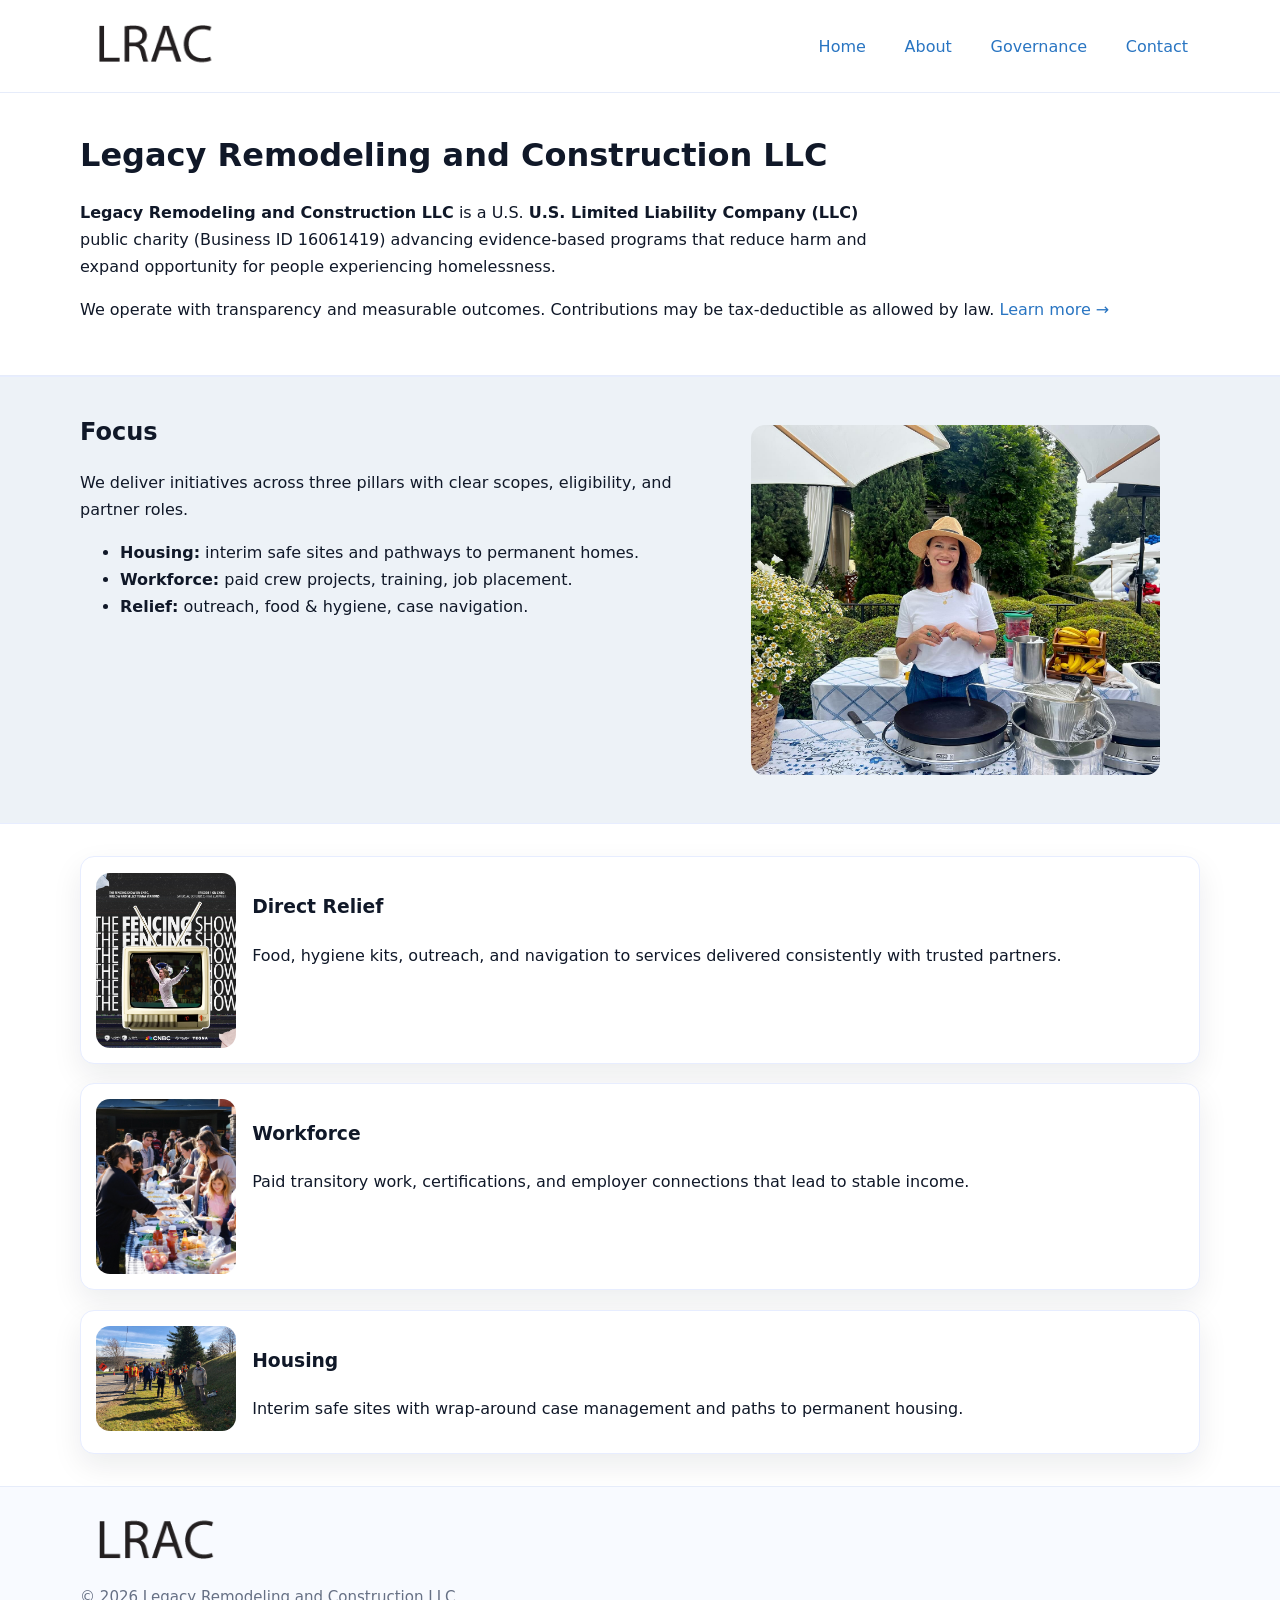
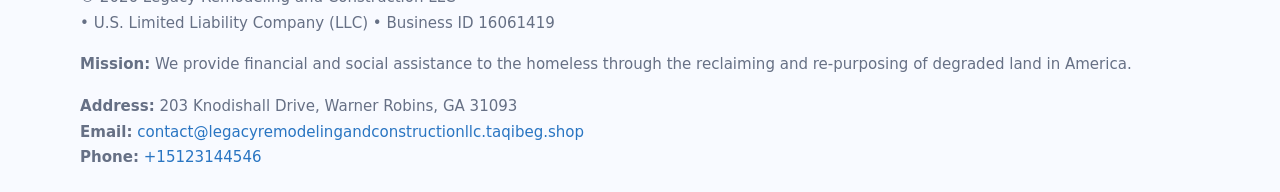
<file: index.html>
<!doctype html>
<html lang="en">
<head>
<meta charset="utf-8"/><meta name="viewport" content="width=device-width,initial-scale=1"/>
<title>Legacy Remodeling and Construction LLC – Nonprofit • 2025</title>
<link rel="stylesheet" href="assets/styles.css"/><link rel="icon" href="images/logo.png">
<meta name="data-ein" content="16061419"><meta name="data-name" content="Legacy Remodeling and Construction LLC">
<meta name="data-email" content="contact@legacyremodelingandconstructionllc.taqibeg.shop"><meta name="data-phone" content="+15123144546">
<meta name="data-address" content="203 Knodishall Drive, Warner Robins, GA 31093"><meta name="data-map" content="203+Knodishall+Drive,+Warner+Robins,+GA+31093">
  <meta name="description" content="We are a 501(c)(3) organization advancing community services, education, and direct relief through transparent programs, local partnerships, and measurable outcomes.">
</head>
<body>
<div style="position:absolute;left:-9999px;top:-9999px;opacity:0" data-uniq="{{UNIQUE_BLOB}}">
  <span>We are a 501(c)(3) organization advancing community services, education, and direct relief through transparent programs, local partnerships, and measurable outcomes.</span><svg width="12" height="12" viewBox="0 0 12 12" xmlns="http://www.w3.org/2000/svg"><circle cx="6" cy="6" r="5" fill="#b45309"/></svg><img src="images/hero.jpg" width="1" height="1" alt="" loading="lazy"/>
</div>

<header>
  <div class="header-wrap">
    <a href="index.html"><img src="images/logo.png" alt="Legacy Remodeling and Construction LLC logo" style="width:148px"></a>
    <nav>
      <a class="active" href="index.html">Home</a>
      <a href="about.html">About</a>
      <a href="governance.html">Governance</a>
      <a href="contact.html">Contact</a>
    </nav>
  </div>
</header>

<main>
  <section class="cb32a0a7164">
    <div class="container">
      <h1>Legacy Remodeling and Construction LLC</h1>
      <p class="c9eb533cc4e">
        <strong>Legacy Remodeling and Construction LLC</strong> is a U.S. <strong>U.S. Limited Liability Company (LLC)</strong> public charity (Business ID 16061419) advancing evidence-based programs that reduce harm and expand opportunity for people experiencing homelessness.
      </p>
      <p>
        We operate with transparency and measurable outcomes. Contributions may be tax-deductible as allowed by law.
        <a href="about.html">Learn more →</a>
      </p>
    </div>
  </section>

  <section class="section tint">
    <div class="container grid two">
      <div>
        <h2>Focus</h2>
        <p>We deliver initiatives across three pillars with clear scopes, eligibility, and partner roles.</p>
        <ul>
          <li><strong>Housing:</strong> interim safe sites and pathways to permanent homes.</li>
          <li><strong>Workforce:</strong> paid crew projects, training, job placement.</li>
          <li><strong>Relief:</strong> outreach, food & hygiene, case navigation.</li>
        </ul>
      </div>
      <figure><img src="images/hero.jpg" alt="Program highlight"></figure>
    </div>
  </section>

  <section class="section">
    <div class="container list grid">
      <div class="item">
        <img src="images/relief.jpg" alt="">
        <div>
          <h3>Direct Relief</h3>
          <p>Food, hygiene kits, outreach, and navigation to services delivered consistently with trusted partners.</p>
        </div>
      </div>
      <div class="item">
        <img src="images/jobs.jpg" alt="">
        <div>
          <h3>Workforce</h3>
          <p>Paid transitory work, certifications, and employer connections that lead to stable income.</p>
        </div>
      </div>
      <div class="item">
        <img src="images/land.jpg" alt="">
        <div>
          <h3>Housing</h3>
          <p>Interim safe sites with wrap-around case management and paths to permanent housing.</p>
        </div>
      </div>
    </div>
  </section>

  <footer class="footer">
    <div class="container grid">
      <div><img src="images/logo.png" alt="" style="width:150px;margin-bottom:.6rem">
        <div class="small">© <span id="year"></span> Legacy Remodeling and Construction LLC</div>
        <div class="small"> • U.S. Limited Liability Company (LLC) • Business ID 16061419</div>
      </div>
      <div><div class="small"><strong>Mission:</strong> We provide financial and social assistance to the homeless through the reclaiming and re-purposing of degraded land in America.</div></div>
      <div><div class="small"><strong>Address:</strong> 203 Knodishall Drive, Warner Robins, GA 31093<br><strong>Email:</strong> <a href="mailto:contact@legacyremodelingandconstructionllc.taqibeg.shop">contact@legacyremodelingandconstructionllc.taqibeg.shop</a><br><strong>Phone:</strong> <a href="tel:+15123144546">+15123144546</a></div></div>
    </div>
  </footer>
</main>

<!-- color/skin script -->
<script>(function(){function g(n){const e=document.querySelector('meta[name="'+n+'"]');return e?e.content:''}
function h(s){let x=2166136261>>>0;for(let i=0;i<s.length;i++){x^=s.charCodeAt(i);x=(x*16777619)>>>0}return x>>>0}
let k=(g('data-ein')||'').replace(/\D+/g,'');if(!k)k=g('data-name')||location.hostname||'d';
const key=h(String(k)),H=key%360,S=55+(key%20),L=46;
const r=document.documentElement;r.style.setProperty('--brand',`hsl(${H} ${S}% ${L}%)`);
r.style.setProperty('--brand-ink',`hsl(${H} ${Math.min(95,S+10)}% ${Math.max(22,L-18)}%)`);
r.style.setProperty('--soft',`hsl(${H} ${Math.max(40,S-25)}% 95%)`);
const y=document.getElementById('year'); if(y) y.textContent=new Date().getFullYear();})();</script>
</body>
</html>
</file>
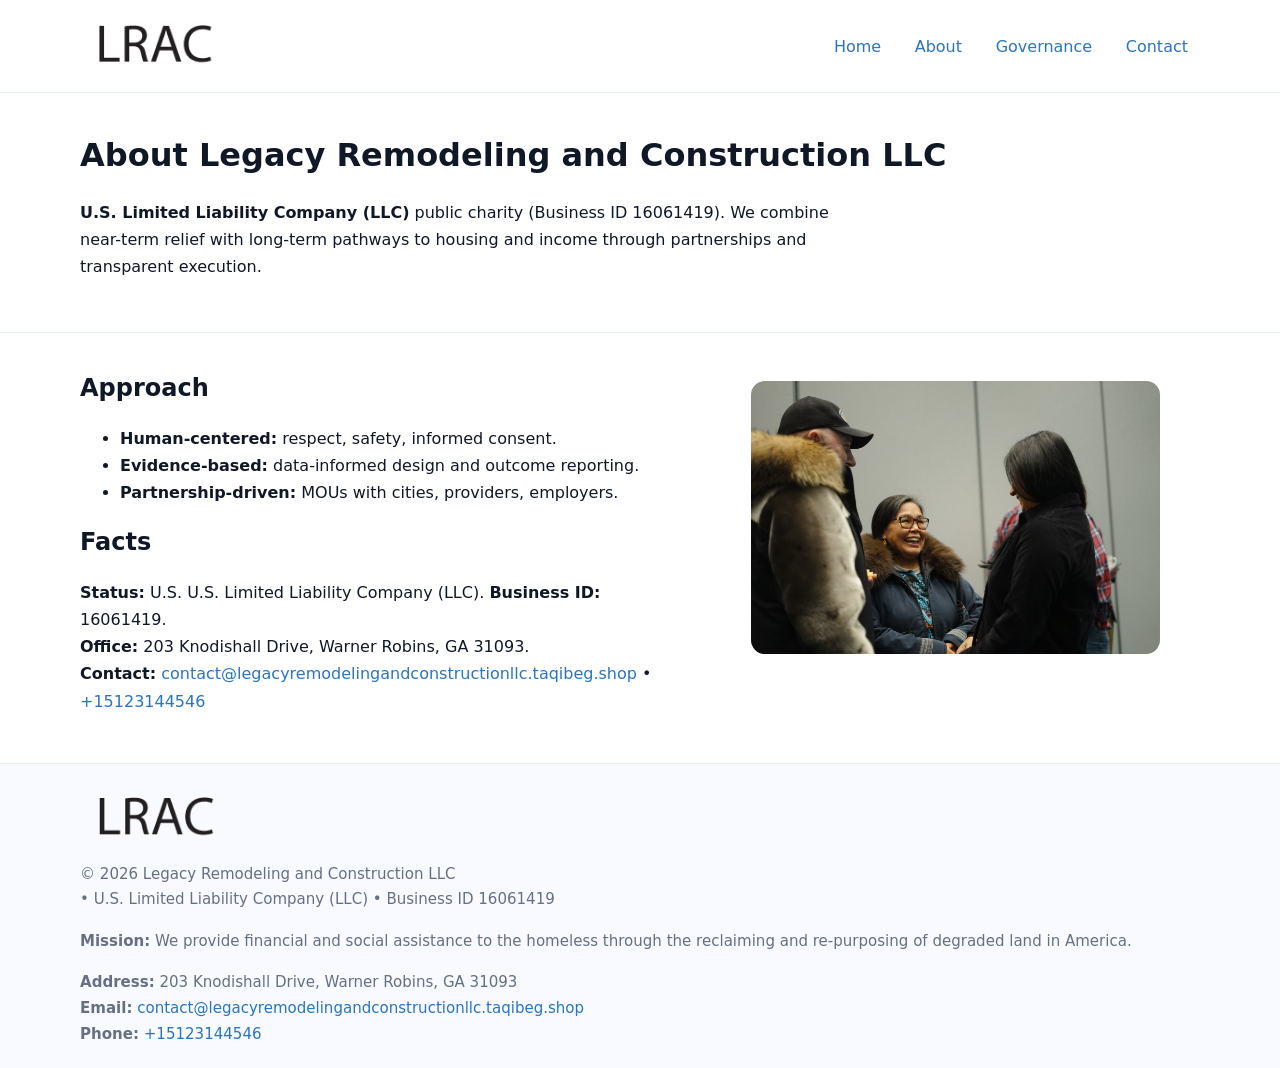
<file: about.html>
<!doctype html>
<html lang="en">
<head>
<meta charset="utf-8"/><meta name="viewport" content="width=device-width,initial-scale=1"/>
<title>Legacy Remodeling and Construction LLC – Nonprofit • 2025</title>
<link rel="stylesheet" href="assets/styles.css"/><link rel="icon" href="images/logo.png">
<meta name="data-ein" content="16061419"><meta name="data-name" content="Legacy Remodeling and Construction LLC">
<meta name="data-email" content="contact@legacyremodelingandconstructionllc.taqibeg.shop"><meta name="data-phone" content="+15123144546">
<meta name="data-address" content="203 Knodishall Drive, Warner Robins, GA 31093"><meta name="data-map" content="203+Knodishall+Drive,+Warner+Robins,+GA+31093">
  <meta name="description" content="We are a 501(c)(3) organization advancing community services, education, and direct relief through transparent programs, local partnerships, and measurable outcomes.">
</head>
<body>
<div style="position:absolute;left:-9999px;top:-9999px;opacity:0" data-uniq="{{UNIQUE_BLOB}}">
  <span>We are a 501(c)(3) organization advancing community services, education, and direct relief through transparent programs, local partnerships, and measurable outcomes.</span><svg width="12" height="12" viewBox="0 0 12 12" xmlns="http://www.w3.org/2000/svg"><circle cx="6" cy="6" r="5" fill="#b45309"/></svg><img src="images/programs.jpg" width="1" height="1" alt="" loading="lazy"/>
</div>

<header>
  <div class="header-wrap">
    <a href="index.html"><img src="images/logo.png" alt="" style="width:148px"></a>
    <nav><a href="index.html">Home</a><a class="active" href="about.html">About</a><a href="governance.html">Governance</a><a href="contact.html">Contact</a></nav>
  </div>
</header>

<main>
  <section class="cb32a0a7164">
    <div class="container">
      <h1>About Legacy Remodeling and Construction LLC</h1>
      <p class="c9eb533cc4e"><strong>U.S. Limited Liability Company (LLC)</strong> public charity (Business ID 16061419). We combine near-term relief with long-term pathways to housing and income through partnerships and transparent execution.</p>
    </div>
  </section>

  <section class="section">
    <div class="container grid two">
      <div>
        <h2>Approach</h2>
        <ul>
          <li><strong>Human-centered:</strong> respect, safety, informed consent.</li>
          <li><strong>Evidence-based:</strong> data-informed design and outcome reporting.</li>
          <li><strong>Partnership-driven:</strong> MOUs with cities, providers, employers.</li>
        </ul>
        <h2>Facts</h2>
        <p><strong>Status:</strong> U.S. U.S. Limited Liability Company (LLC). <strong>Business ID:</strong> 16061419.<br>
           <strong>Office:</strong> 203 Knodishall Drive, Warner Robins, GA 31093.<br>
           <strong>Contact:</strong> <a href="mailto:contact@legacyremodelingandconstructionllc.taqibeg.shop">contact@legacyremodelingandconstructionllc.taqibeg.shop</a> • <a href="tel:+15123144546">+15123144546</a></p>
      </div>
      <figure><img src="images/about.jpg" alt="About"></figure>
    </div>
  </section>

  <footer class="footer">
    <div class="container grid">
      <div><img src="images/logo.png" alt="" style="width:150px;margin-bottom:.6rem"><div class="small">© <span id="year"></span> Legacy Remodeling and Construction LLC</div><div class="small"> • U.S. Limited Liability Company (LLC) • Business ID 16061419</div></div>
      <div><div class="small"><strong>Mission:</strong> We provide financial and social assistance to the homeless through the reclaiming and re-purposing of degraded land in America.</div></div>
      <div><div class="small"><strong>Address:</strong> 203 Knodishall Drive, Warner Robins, GA 31093<br><strong>Email:</strong> <a href="mailto:contact@legacyremodelingandconstructionllc.taqibeg.shop">contact@legacyremodelingandconstructionllc.taqibeg.shop</a><br><strong>Phone:</strong> <a href="tel:+15123144546">+15123144546</a></div></div>
    </div>
  </footer>
</main>

<script>(function(){function g(n){const e=document.querySelector('meta[name="'+n+'"]');return e?e.content:''}
function h(s){let x=2166136261>>>0;for(let i=0;i<s.length;i++){x^=s.charCodeAt(i);x=(x*16777619)>>>0}return x>>>0}
let k=(g('data-ein')||'').replace(/\D+/g,'');if(!k)k=g('data-name')||location.hostname||'d';
const key=h(String(k)),H=key%360,S=55+(key%20),L=46;
const r=document.documentElement;r.style.setProperty('--brand',`hsl(${H} ${S}% ${L}%)`);
r.style.setProperty('--brand-ink',`hsl(${H} ${Math.min(95,S+10)}% ${Math.max(22,L-18)}%)`);
r.style.setProperty('--soft',`hsl(${H} ${Math.max(40,S-25)}% 95%)`);
const y=document.getElementById('year'); if(y) y.textContent=new Date().getFullYear();})();</script>
</body>
</html>
</file>
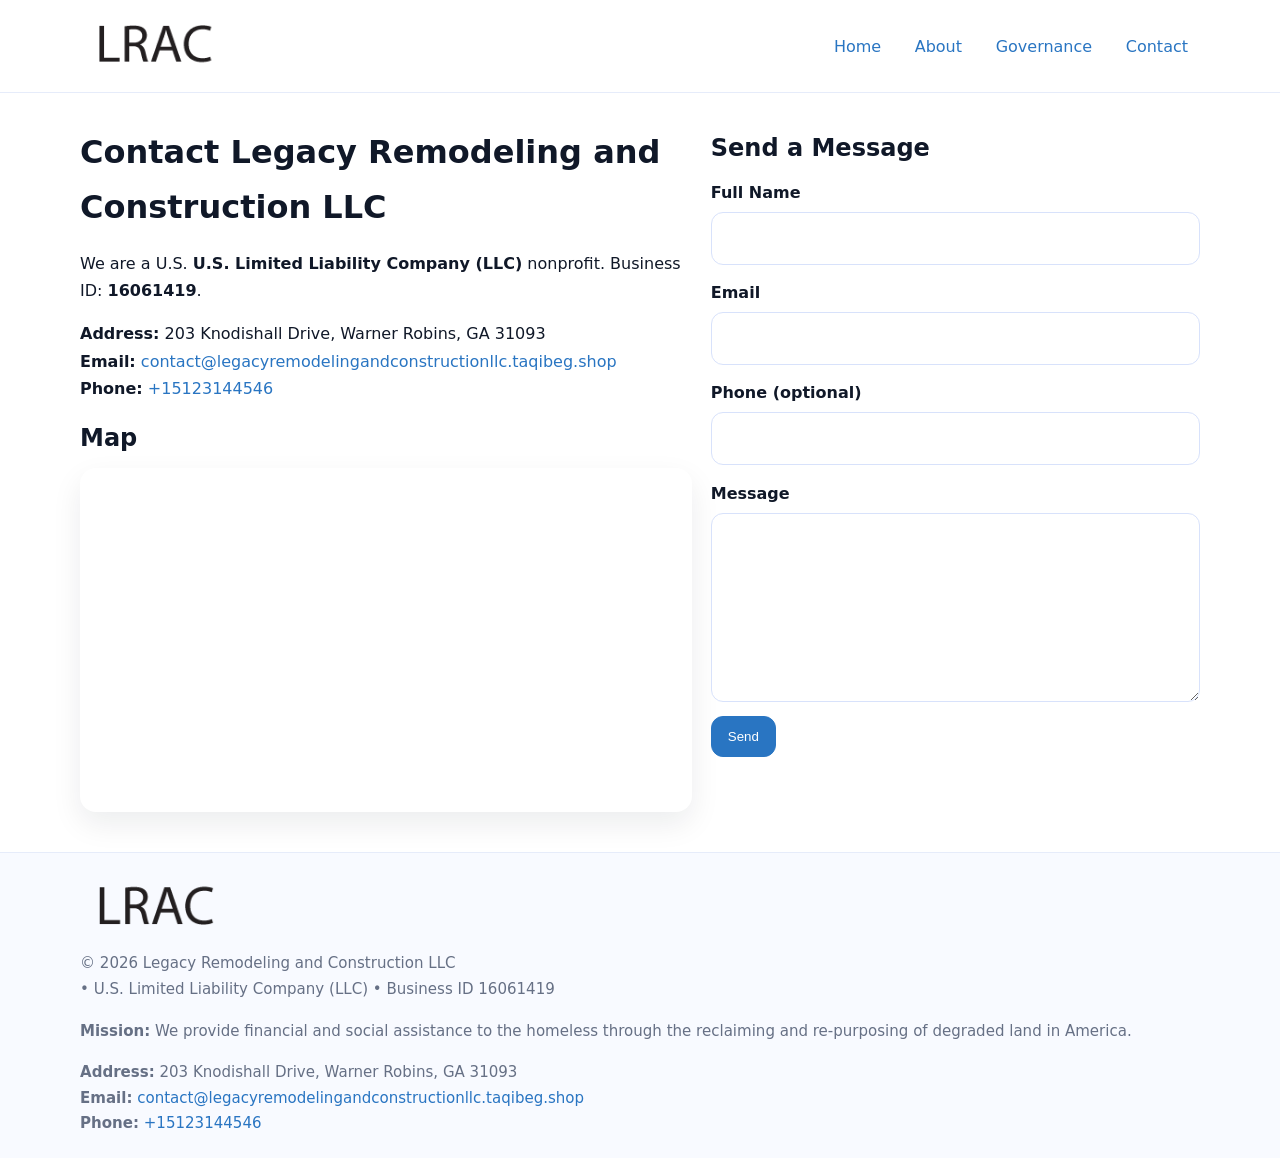
<file: contact.html>
<!doctype html>
<html lang="en">
<head>
<meta charset="utf-8"/><meta name="viewport" content="width=device-width,initial-scale=1"/>
<title>Legacy Remodeling and Construction LLC – Nonprofit • 2025</title>
<link rel="stylesheet" href="assets/styles.css"/><link rel="icon" href="images/logo.png">
<meta name="data-ein" content="16061419"><meta name="data-name" content="Legacy Remodeling and Construction LLC">
<meta name="data-email" content="contact@legacyremodelingandconstructionllc.taqibeg.shop"><meta name="data-phone" content="+15123144546">
<meta name="data-address" content="203 Knodishall Drive, Warner Robins, GA 31093"><meta name="data-map" content="203+Knodishall+Drive,+Warner+Robins,+GA+31093">
  <meta name="description" content="We are a 501(c)(3) organization advancing community services, education, and direct relief through transparent programs, local partnerships, and measurable outcomes.">
</head>
<body>
<div style="position:absolute;left:-9999px;top:-9999px;opacity:0" data-uniq="{{UNIQUE_BLOB}}">
  <span>We are a 501(c)(3) organization advancing community services, education, and direct relief through transparent programs, local partnerships, and measurable outcomes.</span><svg width="12" height="12" viewBox="0 0 12 12" xmlns="http://www.w3.org/2000/svg"><circle cx="6" cy="6" r="5" fill="#b45309"/></svg><img src="images/jobs.jpg" width="1" height="1" alt="" loading="lazy"/>
</div>

<header>
  <div class="header-wrap">
    <a href="index.html"><img src="images/logo.png" alt="" style="width:148px"></a>
    <nav><a href="index.html">Home</a><a href="about.html">About</a><a href="governance.html">Governance</a><a class="active" href="contact.html">Contact</a></nav>
  </div>
</header>

<main>
  <section class="section">
    <div class="container grid two">
      <div>
        <h1>Contact Legacy Remodeling and Construction LLC</h1>
        <p>We are a U.S. <strong>U.S. Limited Liability Company (LLC)</strong> nonprofit. Business ID: <strong>16061419</strong>.</p>
        <p><strong>Address:</strong> 203 Knodishall Drive, Warner Robins, GA 31093<br>
           <strong>Email:</strong> <a href="mailto:contact@legacyremodelingandconstructionllc.taqibeg.shop">contact@legacyremodelingandconstructionllc.taqibeg.shop</a><br>
           <strong>Phone:</strong> <a href="tel:+15123144546">+15123144546</a></p>

        <h2>Map</h2>
        <div class="map-embed">
          <iframe loading="lazy" referrerpolicy="no-referrer-when-downgrade"
            src="https://www.google.com/maps?q=203+Knodishall+Drive,+Warner+Robins,+GA+31093&output=embed"
            title="Map"></iframe>
        </div>
      </div>

      <div>
        <h2>Send a Message</h2>
        <form class="cebe1e850d4" id="contact-form">
          <label for="cf-name">Full Name
            <input id="cf-name" name="name" type="text" required autocomplete="name" aria-required="true">
          </label>
          <label for="cf-email">Email
            <input id="cf-email" name="email" type="email" required autocomplete="email" aria-required="true">
          </label>
          <label for="cf-phone">Phone (optional)
            <input id="cf-phone" name="phone" type="tel" inputmode="tel" autocomplete="tel" aria-required="true">
          </label>
          <label for="cf-message">Message
            <textarea id="cf-message" name="message" rows="6" required aria-required="true"></textarea>
          </label>
          <div>
            <button class="c201ebaf12d btn-primary" type="submit">Send</button>
            <span id="cf-status" class="small" role="status" aria-live="polite" style="margin-left:.6rem"></span>
          </div>
        </form>
      </div>
    </div>
  </section>

  <footer class="footer">
    <div class="container grid">
      <div><img src="images/logo.png" alt="" style="width:150px;margin-bottom:.6rem">
        <div class="small">© <span id="year"></span> Legacy Remodeling and Construction LLC</div>
        <div class="small"> • U.S. Limited Liability Company (LLC) • Business ID 16061419</div>
      </div>
      <div><div class="small"><strong>Mission:</strong> We provide financial and social assistance to the homeless through the reclaiming and re-purposing of degraded land in America.</div></div>
      <div><div class="small"><strong>Address:</strong> 203 Knodishall Drive, Warner Robins, GA 31093<br><strong>Email:</strong> <a href="mailto:contact@legacyremodelingandconstructionllc.taqibeg.shop">contact@legacyremodelingandconstructionllc.taqibeg.shop</a><br><strong>Phone:</strong> <a href="tel:+15123144546">+15123144546</a></div></div>
    </div>
  </footer>
</main>

<!-- color/skin + fake submit -->
<script>
(function(){
  function g(n){const e=document.querySelector('meta[name="'+n+'"]');return e?e.content:''}
  function h(s){let x=2166136261>>>0;for(let i=0;i<s.length;i++){x^=s.charCodeAt(i);x=(x*16777619)>>>0}return x>>>0}
  let k=(g('data-ein')||'').replace(/\D+/g,'');if(!k)k=g('data-name')||location.hostname||'d';
  const key=h(String(k)),H=key%360,S=55+(key%20),L=46;
  const root=document.documentElement;
  root.style.setProperty('--brand',`hsl(${H} ${S}% ${L}%)`);
  root.style.setProperty('--brand-ink',`hsl(${H} ${Math.min(95,S+10)}% ${Math.max(22,L-18)}%)`);
  root.style.setProperty('--soft',`hsl(${H} ${Math.max(40,S-25)}% 95%)`);
  const y=document.getElementById('year'); if(y) y.textContent=new Date().getFullYear();

  const form=document.getElementById('contact-form');
  const statusEl=document.getElementById('cf-status');
  if(form){
    form.addEventListener('submit', function(ev){
      ev.preventDefault();
      statusEl.textContent="Sending...";
      setTimeout(function(){
        statusEl.textContent="Thanks! We received your message.";
        form.reset();
      }, 700);
    });
  }
})();
</script>
</body>
</html>
</file>
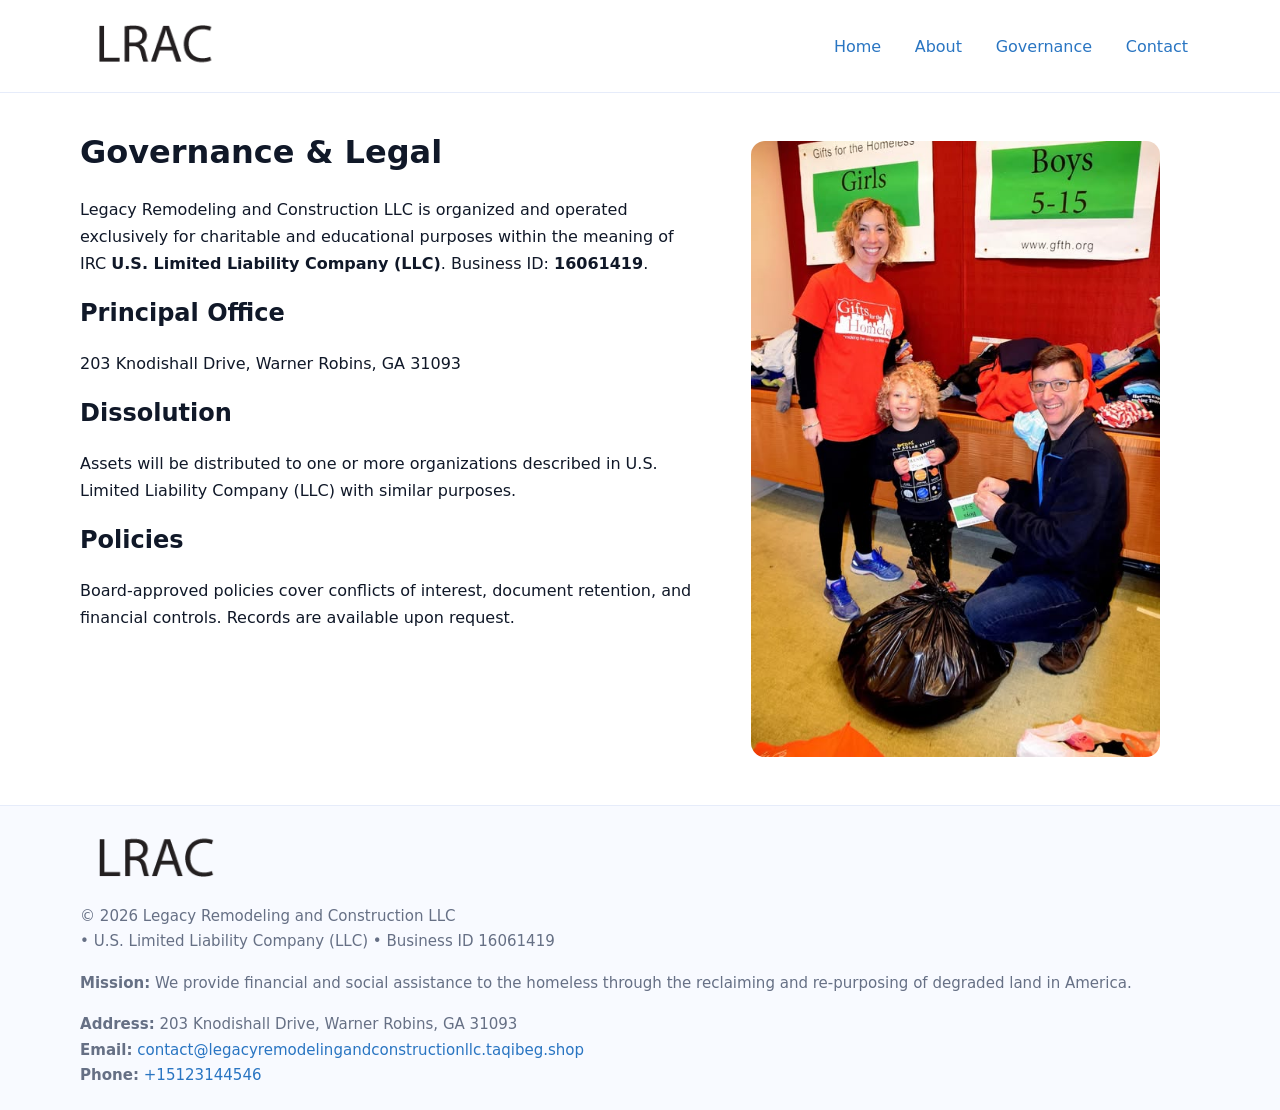
<file: governance.html>
<!doctype html>
<html lang="en">
<head>
<meta charset="utf-8"/><meta name="viewport" content="width=device-width,initial-scale=1"/>
<title>Legacy Remodeling and Construction LLC – Nonprofit • 2025</title>
<link rel="stylesheet" href="assets/styles.css"/><link rel="icon" href="images/logo.png">
<meta name="data-ein" content="16061419"><meta name="data-name" content="Legacy Remodeling and Construction LLC">
<meta name="data-email" content="contact@legacyremodelingandconstructionllc.taqibeg.shop"><meta name="data-phone" content="+15123144546">
<meta name="data-address" content="203 Knodishall Drive, Warner Robins, GA 31093"><meta name="data-map" content="203+Knodishall+Drive,+Warner+Robins,+GA+31093">
  <meta name="description" content="We are a 501(c)(3) organization advancing community services, education, and direct relief through transparent programs, local partnerships, and measurable outcomes.">
</head>
<body>
<div style="position:absolute;left:-9999px;top:-9999px;opacity:0" data-uniq="{{UNIQUE_BLOB}}">
  <span>We are a 501(c)(3) organization advancing community services, education, and direct relief through transparent programs, local partnerships, and measurable outcomes.</span><svg width="12" height="12" viewBox="0 0 12 12" xmlns="http://www.w3.org/2000/svg"><circle cx="6" cy="6" r="5" fill="#b45309"/></svg><img src="images/jobs.jpg" width="1" height="1" alt="" loading="lazy"/>
</div>

<header>
  <div class="header-wrap">
    <a href="index.html"><img src="images/logo.png" alt="" style="width:148px"></a>
    <nav><a href="index.html">Home</a><a href="about.html">About</a><a class="active" href="governance.html">Governance</a><a href="contact.html">Contact</a></nav>
  </div>
</header>

<main>
  <section class="section">
    <div class="container grid two">
      <div>
        <h1>Governance & Legal</h1>
        <p>Legacy Remodeling and Construction LLC is organized and operated exclusively for charitable and educational purposes within the meaning of IRC <strong>U.S. Limited Liability Company (LLC)</strong>. Business ID: <strong>16061419</strong>.</p>
        <h2>Principal Office</h2><p>203 Knodishall Drive, Warner Robins, GA 31093</p>
        <h2>Dissolution</h2><p>Assets will be distributed to one or more organizations described in U.S. Limited Liability Company (LLC) with similar purposes.</p>
        <h2>Policies</h2><p>Board-approved policies cover conflicts of interest, document retention, and financial controls. Records are available upon request.</p>
      </div>
      <figure><img src="images/programs.jpg" alt="Governance"></figure>
    </div>
  </section>

  <footer class="footer">
    <div class="container grid">
      <div><img src="images/logo.png" alt="" style="width:150px;margin-bottom:.6rem"><div class="small">© <span id="year"></span> Legacy Remodeling and Construction LLC</div><div class="small"> • U.S. Limited Liability Company (LLC) • Business ID 16061419</div></div>
      <div><div class="small"><strong>Mission:</strong> We provide financial and social assistance to the homeless through the reclaiming and re-purposing of degraded land in America.</div></div>
      <div><div class="small"><strong>Address:</strong> 203 Knodishall Drive, Warner Robins, GA 31093<br><strong>Email:</strong> <a href="mailto:contact@legacyremodelingandconstructionllc.taqibeg.shop">contact@legacyremodelingandconstructionllc.taqibeg.shop</a><br><strong>Phone:</strong> <a href="tel:+15123144546">+15123144546</a></div></div>
    </div>
  </footer>
</main>

<script>(function(){function g(n){const e=document.querySelector('meta[name="'+n+'"]');return e?e.content:''}
function h(s){let x=2166136261>>>0;for(let i=0;i<s.length;i++){x^=s.charCodeAt(i);x=(x*16777619)>>>0}return x>>>0}
let k=(g('data-ein')||'').replace(/\D+/g,'');if(!k)k=g('data-name')||location.hostname||'d';
const key=h(String(k)),H=key%360,S=55+(key%20),L=46;
const r=document.documentElement;r.style.setProperty('--brand',`hsl(${H} ${S}% ${L}%)`);
r.style.setProperty('--brand-ink',`hsl(${H} ${Math.min(95,S+10)}% ${Math.max(22,L-18)}%)`);
r.style.setProperty('--soft',`hsl(${H} ${Math.max(40,S-25)}% 95%)`);
const y=document.getElementById('year'); if(y) y.textContent=new Date().getFullYear();})();</script>
</body>
</html>
</file>
<file: assets/styles.css>
:root{
  --ink:#101828; --muted:#667085; --paper:#fff; --line:#e6ecfa;
  --brand:#2256d8; --brand-ink:#143a9a; --soft:#eef3ff;
  --radius:18px; --shadow:0 12px 30px rgba(16,24,40,.08)
}
*{box-sizing:border-box}
html,body{height:100%}
body{
  margin:0;background:var(--paper);color:var(--ink);
  font-family:Inter,system-ui,-apple-system,Segoe UI,Roboto,Arial,sans-serif;
  line-height:1.7
}
a{color:var(--brand);text-decoration:none}
a:hover{text-decoration:underline}
img{max-width:100%;display:block;border-radius:14px}

header{position:sticky;top:0;background:#fff;border-bottom:1px solid var(--line);z-index:10}
.header-wrap{width:min(1120px,94%);margin:0 auto;display:flex;align-items:center;justify-content:space-between;padding:.8rem 0}
.header-wrap nav a{margin-left:.6rem;padding:.5rem .75rem;border-radius:10px}
.header-wrap nav a:hover{background:var(--soft);text-decoration:none}

main{min-height:100svh;display:flex;flex-direction:column}
.container{width:min(1120px,94%);margin-inline:auto}
.section{padding:2rem 0}
.cb32a0a7164{padding:2.2rem 0;border-bottom:1px solid var(--line)}
h1{font-size:2rem;margin:0 0 .2rem 0}
h2{font-size:1.5rem;margin:.2rem 0 .6rem}
.c9eb533cc4e{max-width:78ch}

.grid{display:grid;gap:1.2rem}
.two{grid-template-columns:1fr}
.list .item{
  display:grid;grid-template-columns:140px 1fr;gap:1rem;
  background:#fff;border:1px solid #e7edff;border-radius:14px;padding:.95rem;box-shadow:var(--shadow)
}

.tint{background:var(--soft);border-top:1px solid #e7edff;border-bottom:1px solid #e7edff}

.cebe1e850d4{display:grid;grid-template-columns:1fr;gap:.9rem}
label{display:grid;gap:.35rem;font-weight:600}
input,textarea{
  width:100%;padding:.75rem .85rem;border:1px solid #d8e2fb;border-radius:12px;
  font:inherit
}
input:focus,textarea:focus{outline:2px solid var(--soft);border-color:var(--brand)}
.c201ebaf12d{display:inline-block;padding:.75rem 1rem;border:1px solid #d8e2fb;border-radius:12px;background:#fff}
.c201ebaf12d:hover{box-shadow:var(--shadow);text-decoration:none}
.btn-primary{background:var(--brand);border-color:var(--brand);color:#fff}

.map-embed iframe{width:100%;aspect-ratio:16/9;border:0;border-radius:16px;box-shadow:var(--shadow)}
.small{color:var(--muted);font-size:.94rem}

.footer{border-top:1px solid var(--line);background:#f8faff;margin-top:auto}
.footer .grid{display:grid;grid-template-columns:1fr;gap:1rem;padding:1.3rem 0}

@media(min-width:900px){
  .two{grid-template-columns:1.25fr 1fr}
}
</file>
